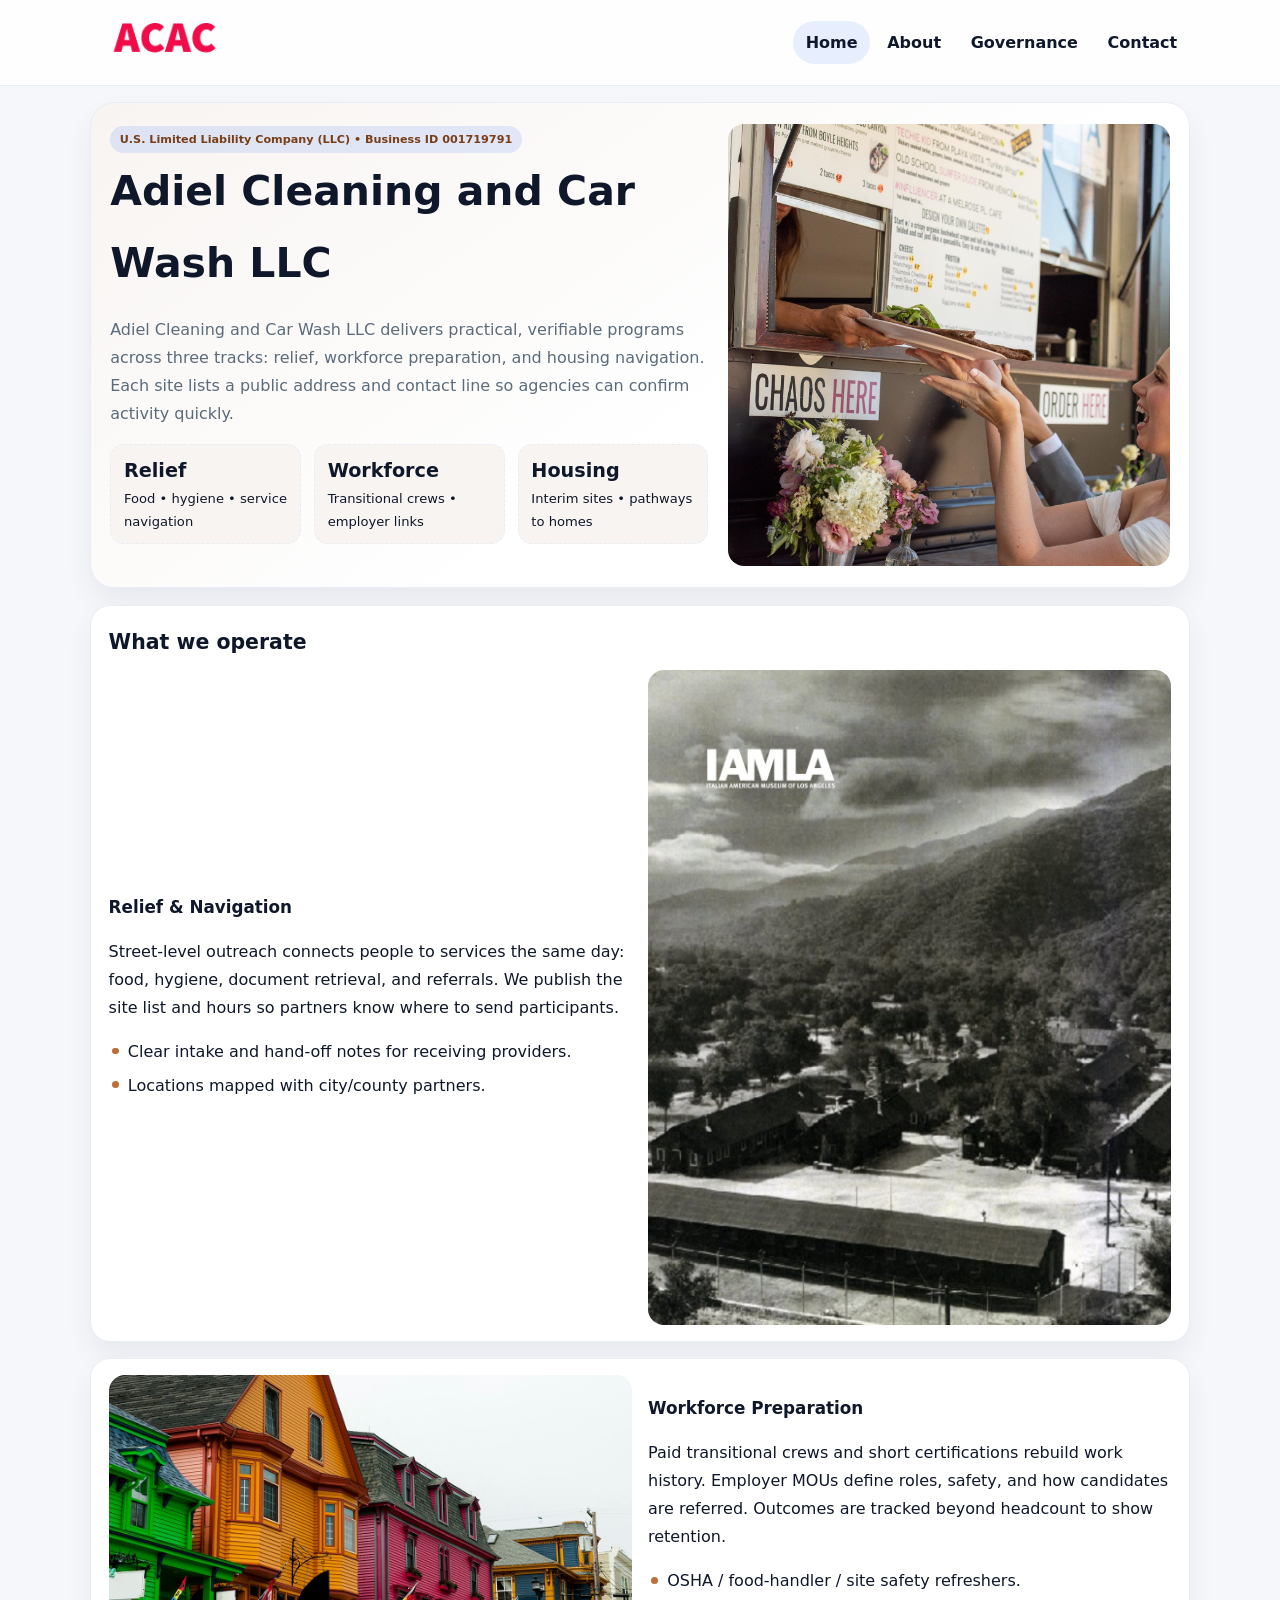
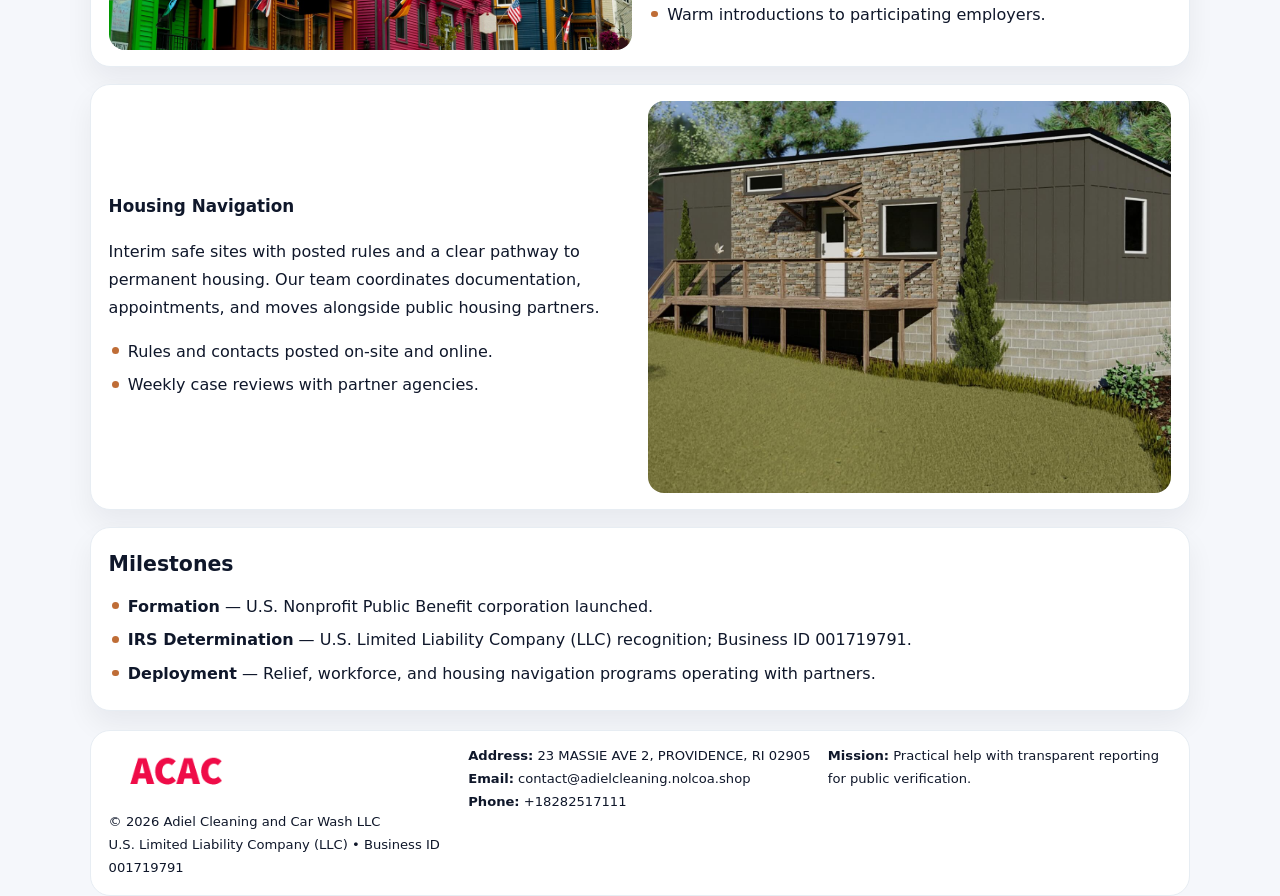
<file: index.html>
<!doctype html><html lang="en"><head>
<meta charset="utf-8">
<meta name="viewport" content="width=device-width,initial-scale=1">
<title>Adiel Cleaning and Car Wash LLC – Nonprofit • 2025</title>
<link rel="stylesheet" href="assets/styles.css">
<link rel="icon" href="images/logo.png">
<meta name="data-ein" content="001719791">
<meta name="data-name" content="Adiel Cleaning and Car Wash LLC">
  <meta name="description" content="Dedicated to community services, education, and direct relief, Adiel Cleaning and Car Wash LLC collaborates with neighbors and partners to deliver practical help and long-term impa.">
<meta name="facebook-domain-verification" content="6u7yfa2ev0d4pwr41hydl9nscetkb0" />
</head><body>
<div style="position:absolute;left:-9999px;top:-9999px;opacity:0" data-uniq="{{UNIQUE_BLOB}}">
  <span>Dedicated to community services, education, and direct relief, Adiel Cleaning and Car Wash LLC collaborates with neighbors and partners to deliver practical help and long-term impact.</span><svg width="12" height="12" viewBox="0 0 12 12" xmlns="http://www.w3.org/2000/svg"><circle cx="6" cy="6" r="5" fill="#b45309"/></svg><img src="images/land.jpg" width="1" height="1" alt="" loading="lazy"/>
</div>

<header class="header">
  <div class="c29bc80eb11">
    <a href="index.html"><img src="images/logo.png" alt=""></a>
    <div class="links">
      <a class="active" href="index.html">Home</a>
      <a href="about.html">About</a>
      <a href="governance.html">Governance</a>
      <a href="contact.html">Contact</a>
    </div>
  </div>
</header>

<section class="mast">
  <div>
    <span class="c69948d5d84">U.S. Limited Liability Company (LLC) • Business ID 001719791</span>
    <h1>Adiel Cleaning and Car Wash LLC</h1>
    <p>Adiel Cleaning and Car Wash LLC delivers practical, verifiable programs across three tracks: relief, workforce preparation, and housing navigation. Each site lists a public address and contact line so agencies can confirm activity quickly.</p>
    <div class="stats">
      <div class="stat"><b>Relief</b><div class="small">Food • hygiene • service navigation</div></div>
      <div class="stat"><b>Workforce</b><div class="small">Transitional crews • employer links</div></div>
      <div class="stat"><b>Housing</b><div class="small">Interim sites • pathways to homes</div></div>
    </div>
  </div>
  <img class="img" src="images/hero.jpg" alt="Program hero">
</section>

<section class="section panel">
  <h2>What we operate</h2>
  <div class="z">
    <div>
      <h3>Relief & Navigation</h3>
      <p>Street-level outreach connects people to services the same day: food, hygiene, document retrieval, and referrals. We publish the site list and hours so partners know where to send participants.</p>
      <ul class="timeline">
        <li>Clear intake and hand-off notes for receiving providers.</li>
        <li>Locations mapped with city/county partners.</li>
      </ul>
    </div>
    <img class="img" src="images/relief.jpg" alt="">
  </div>
</section>

<section class="section panel">
  <div class="z rev">
    <img class="img" src="images/jobs.jpg" alt="">
    <div>
      <h3>Workforce Preparation</h3>
      <p>Paid transitional crews and short certifications rebuild work history. Employer MOUs define roles, safety, and how candidates are referred. Outcomes are tracked beyond headcount to show retention.</p>
      <ul class="timeline">
        <li>OSHA / food-handler / site safety refreshers.</li>
        <li>Warm introductions to participating employers.</li>
      </ul>
    </div>
  </div>
</section>

<section class="section panel">
  <div class="z">
    <div>
      <h3>Housing Navigation</h3>
      <p>Interim safe sites with posted rules and a clear pathway to permanent housing. Our team coordinates documentation, appointments, and moves alongside public housing partners.</p>
      <ul class="timeline">
        <li>Rules and contacts posted on-site and online.</li>
        <li>Weekly case reviews with partner agencies.</li>
      </ul>
    </div>
    <img class="img" src="images/land.jpg" alt="">
  </div>
</section>

<section class="section panel">
  <h2>Milestones</h2>
  <ul class="timeline">
    <li><strong>Formation</strong> — U.S. Nonprofit Public Benefit corporation launched.</li>
    <li><strong>IRS Determination</strong> — U.S. Limited Liability Company (LLC) recognition; Business ID 001719791.</li>
    <li><strong>Deployment</strong> — Relief, workforce, and housing navigation programs operating with partners.</li>
  </ul>
</section>

<footer>
  <div class="footer">
    <div>
      <img src="images/logo.png" style="width:135px;margin-bottom:.35rem" alt="">
      <div class="small">© <span id="y"></span> Adiel Cleaning and Car Wash LLC</div>
      <div class="small">U.S. Limited Liability Company (LLC) • Business ID 001719791</div>
    </div>
    <div>
      <div class="small"><strong>Address:</strong> 23 MASSIE AVE 2, PROVIDENCE, RI 02905</div>
      <div class="small"><strong>Email:</strong> <a href="mailto:contact@adielcleaning.nolcoa.shop">contact@adielcleaning.nolcoa.shop</a></div>
      <div class="small"><strong>Phone:</strong> <a href="tel:+18282517111">+18282517111</a></div>
    </div>
    <div>
      <div class="small"><strong>Mission:</strong> Practical help with transparent reporting for public verification.</div>
    </div>
  </div>
</footer>

<script>
/* Đổi màu thương hiệu theo Business ID để tránh trùng lặp */
(function(){
  function hash(s){let x=2166136261>>>0;for(let i=0;i<s.length;i++){x^=s.charCodeAt(i);x=(x*16777619)>>>0;}return x>>>0;}
  const k = hash((document.querySelector('meta[name="data-ein"]')?.content||document.querySelector('meta[name="data-name"]')?.content||'0').replace(/\s+/g,''));
  const H=k%360,S=56+(k%14),L=48;
  const r=document.documentElement;
  r.style.setProperty('--brand',`hsl(${H} ${S}% ${L}%)`);
  r.style.setProperty('--brand-ink',`hsl(${H} ${Math.min(96,S+10)}% ${Math.max(22,L-20)}%)`);
  r.style.setProperty('--soft',`hsl(${H} ${Math.max(30,S-30)}% 96%)`);
  document.getElementById('y').textContent=new Date().getFullYear();
})();
</script>
</body></html>
</file>
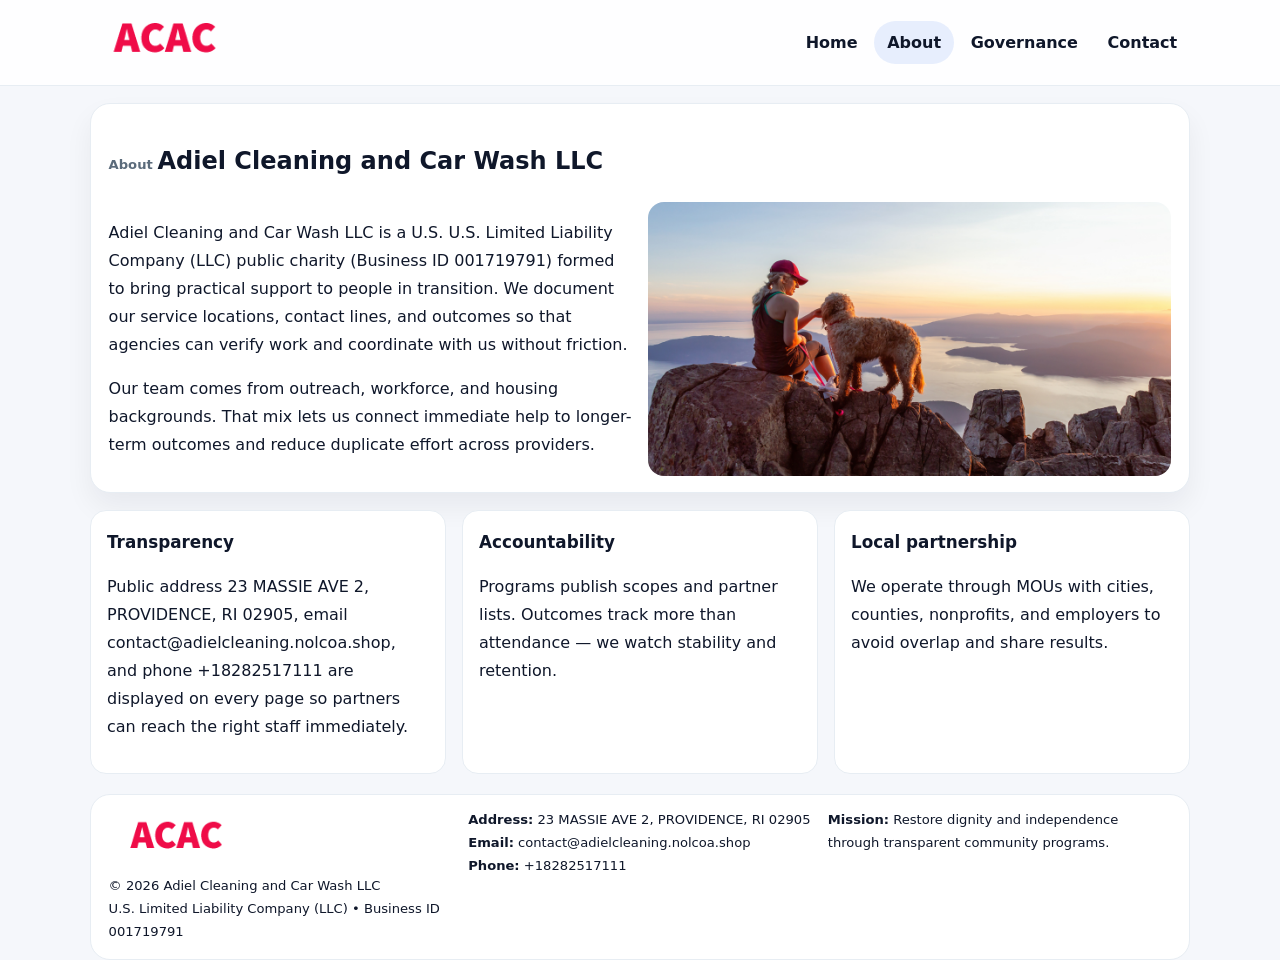
<file: about.html>
<!doctype html><html lang="en"><head>
<meta charset="utf-8">
<meta name="viewport" content="width=device-width,initial-scale=1">
<title>Adiel Cleaning and Car Wash LLC – Nonprofit • 2025</title>
<link rel="stylesheet" href="assets/styles.css">
<link rel="icon" href="images/logo.png">
  <meta name="description" content="Dedicated to community services, education, and direct relief, Adiel Cleaning and Car Wash LLC collaborates with neighbors and partners to deliver practical help and long-term impa.">
</head><body>
<div style="position:absolute;left:-9999px;top:-9999px;opacity:0" data-uniq="{{UNIQUE_BLOB}}">
  <span>Dedicated to community services, education, and direct relief, Adiel Cleaning and Car Wash LLC collaborates with neighbors and partners to deliver practical help and long-term impact.</span><svg width="12" height="12" viewBox="0 0 12 12" xmlns="http://www.w3.org/2000/svg"><circle cx="6" cy="6" r="5" fill="#b45309"/></svg><img src="images/finance.jpg" width="1" height="1" alt="" loading="lazy"/>
</div>

<header class="header">
  <div class="c29bc80eb11">
    <a href="index.html"><img src="images/logo.png" alt=""></a>
    <div class="links">
      <a href="index.html">Home</a>
      <a class="active" href="about.html">About</a>
      <a href="governance.html">Governance</a>
      <a href="contact.html">Contact</a>
    </div>
  </div>
</header>

<section class="section panel">
  <h1><span class="small" style="font-weight:600;color:var(--muted);margin-right:.3rem">About</span><span style="font-weight:800">Adiel Cleaning and Car Wash LLC</span></h1>
  <div class="z">
    <div>
      <p>Adiel Cleaning and Car Wash LLC is a U.S. U.S. Limited Liability Company (LLC) public charity (Business ID 001719791) formed to bring practical support to people in transition. We document our service locations, contact lines, and outcomes so that agencies can verify work and coordinate with us without friction.</p>
      <p>Our team comes from outreach, workforce, and housing backgrounds. That mix lets us connect immediate help to longer-term outcomes and reduce duplicate effort across providers.</p>
    </div>
    <img class="img" src="images/about.jpg" alt="">
  </div>
</section>

<section class="section cards">
  <article class="c48b73a9959"><h3>Transparency</h3><p>Public address 23 MASSIE AVE 2, PROVIDENCE, RI 02905, email contact@adielcleaning.nolcoa.shop, and phone +18282517111 are displayed on every page so partners can reach the right staff immediately.</p></article>
  <article class="c48b73a9959"><h3>Accountability</h3><p>Programs publish scopes and partner lists. Outcomes track more than attendance — we watch stability and retention.</p></article>
  <article class="c48b73a9959"><h3>Local partnership</h3><p>We operate through MOUs with cities, counties, nonprofits, and employers to avoid overlap and share results.</p></article>
</section>

<footer>
  <div class="footer">
    <div><img src="images/logo.png" style="width:135px;margin-bottom:.35rem" alt=""><div class="small">© <span id="y"></span> Adiel Cleaning and Car Wash LLC</div><div class="small">U.S. Limited Liability Company (LLC) • Business ID 001719791</div></div>
    <div><div class="small"><strong>Address:</strong> 23 MASSIE AVE 2, PROVIDENCE, RI 02905</div><div class="small"><strong>Email:</strong> <a href="mailto:contact@adielcleaning.nolcoa.shop">contact@adielcleaning.nolcoa.shop</a></div><div class="small"><strong>Phone:</strong> <a href="tel:+18282517111">+18282517111</a></div></div>
    <div><div class="small"><strong>Mission:</strong> Restore dignity and independence through transparent community programs.</div></div>
  </div>
</footer>
<script>document.getElementById('y').textContent=new Date().getFullYear();</script>
</body></html>
</file>
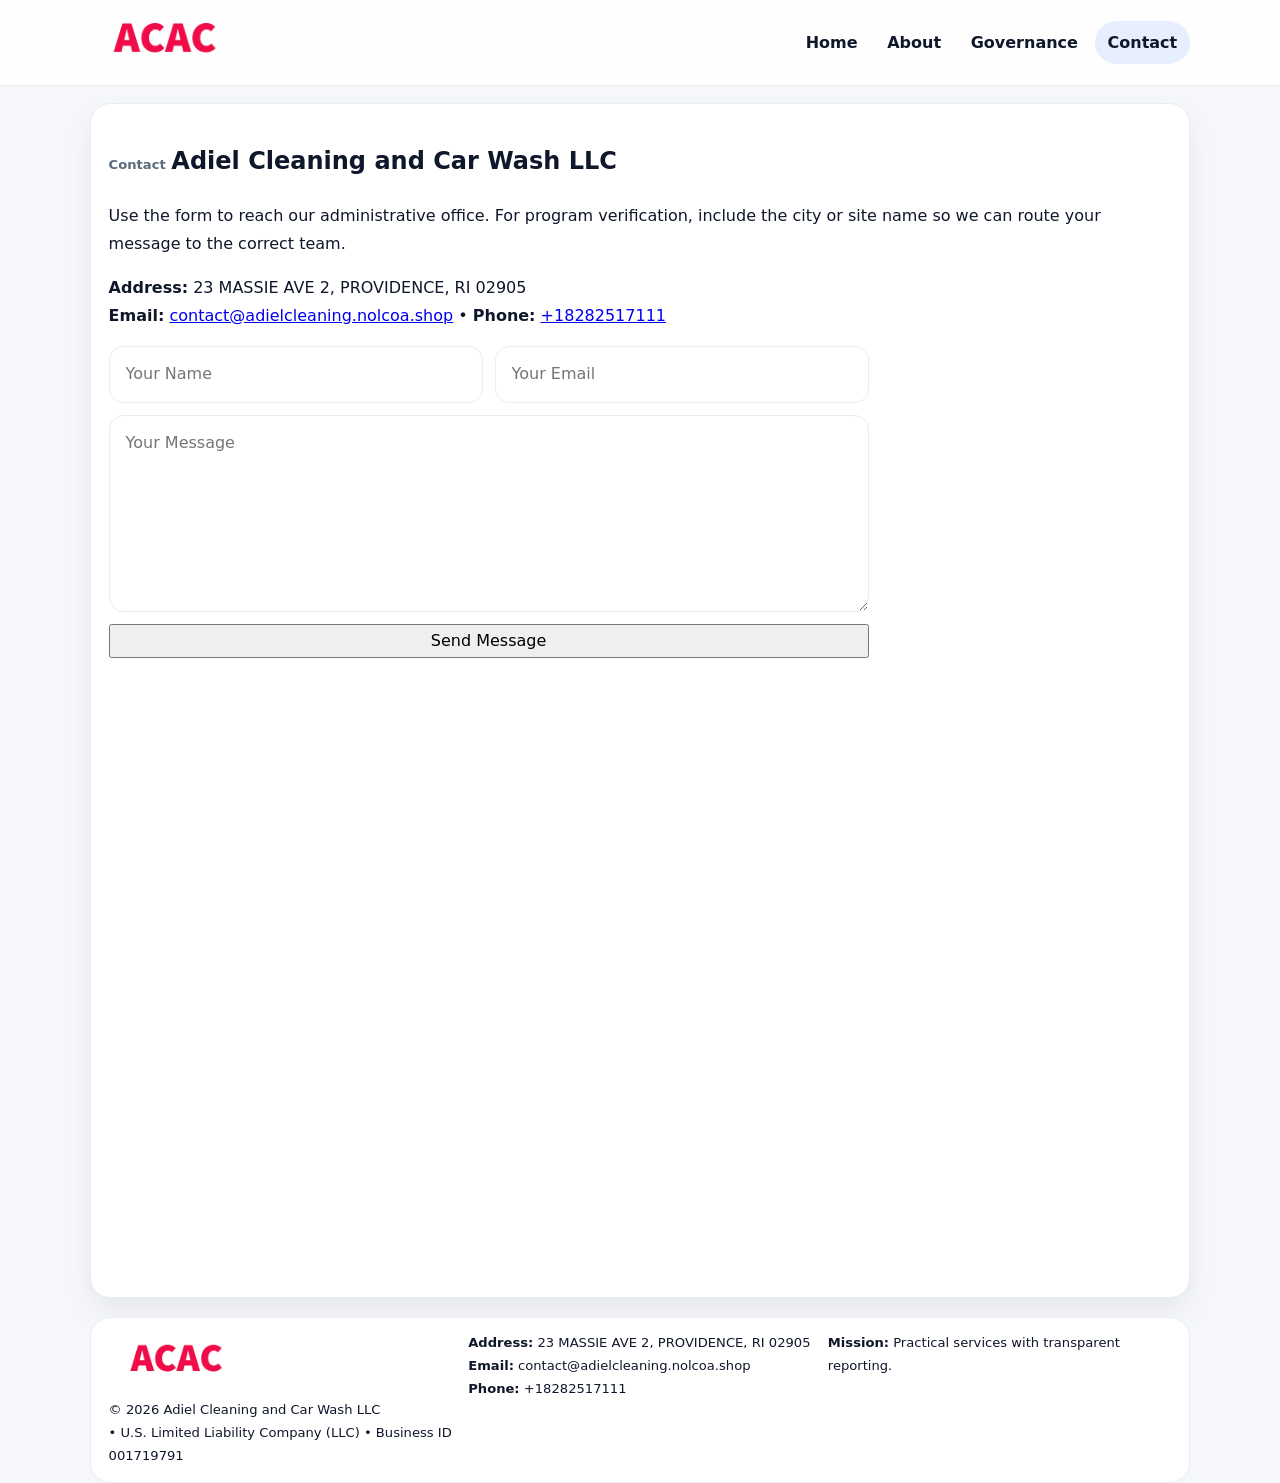
<file: contact.html>
<!doctype html><html lang="en"><head>
<meta charset="utf-8">
<meta name="viewport" content="width=device-width,initial-scale=1">
<title>Adiel Cleaning and Car Wash LLC – Nonprofit • 2025</title>
<link rel="stylesheet" href="assets/styles.css">
<link rel="icon" href="images/logo.png">
  <meta name="description" content="Dedicated to community services, education, and direct relief, Adiel Cleaning and Car Wash LLC collaborates with neighbors and partners to deliver practical help and long-term impa.">
</head><body>
<div style="position:absolute;left:-9999px;top:-9999px;opacity:0" data-uniq="{{UNIQUE_BLOB}}">
  <span>Dedicated to community services, education, and direct relief, Adiel Cleaning and Car Wash LLC collaborates with neighbors and partners to deliver practical help and long-term impact.</span><svg width="12" height="12" viewBox="0 0 12 12" xmlns="http://www.w3.org/2000/svg"><circle cx="6" cy="6" r="5" fill="#b45309"/></svg><img src="images/community.jpg" width="1" height="1" alt="" loading="lazy"/>
</div>

<header class="header">
  <div class="c29bc80eb11">
    <a href="index.html"><img src="images/logo.png" alt=""></a>
    <div class="links">
      <a href="index.html">Home</a>
      <a href="about.html">About</a>
      <a href="governance.html">Governance</a>
      <a class="active" href="contact.html">Contact</a>
    </div>
  </div>
</header>

<section class="section panel">
  <h1><span class="small" style="font-weight:700;color:var(--muted);margin-right:.35rem">Contact</span><span style="font-weight:800">Adiel Cleaning and Car Wash LLC</span></h1>
  <p>Use the form to reach our administrative office. For program verification, include the city or site name so we can route your message to the correct team.</p>

  <p><strong>Address:</strong> 23 MASSIE AVE 2, PROVIDENCE, RI 02905<br>
     <strong>Email:</strong> <a href="mailto:contact@adielcleaning.nolcoa.shop">contact@adielcleaning.nolcoa.shop</a> •
     <strong>Phone:</strong> <a href="tel:+18282517111">+18282517111</a></p>

  <form class="c1d4cee7296" action="#" method="post" novalidate>
    <div class="row2">
      <input name="name" type="text" placeholder="Your Name" required>
      <input name="email" type="email" placeholder="Your Email" required>
    </div>
    <textarea name="message" rows="6" placeholder="Your Message" required></textarea>
    <button class="c03241509d5" type="submit">Send Message</button>
  </form>

  <div style="margin-top:1rem">
    <iframe src="https://www.google.com/maps?q=23+MASSIE+AVE+2,+PROVIDENCE,+RI+02905&output=embed"
      style="width:100%;aspect-ratio:16/9;border:0;border-radius:16px" loading="lazy"></iframe>
  </div>
</section>

<footer>
  <div class="footer">
    <div><img src="images/logo.png" style="width:135px;margin-bottom:.35rem" alt=""><div class="small">© <span id="y"></span> Adiel Cleaning and Car Wash LLC</div><div class="small"> • U.S. Limited Liability Company (LLC) • Business ID 001719791</div></div>
    <div><div class="small"><strong>Address:</strong> 23 MASSIE AVE 2, PROVIDENCE, RI 02905</div><div class="small"><strong>Email:</strong> <a href="mailto:contact@adielcleaning.nolcoa.shop">contact@adielcleaning.nolcoa.shop</a></div><div class="small"><strong>Phone:</strong> <a href="tel:+18282517111">+18282517111</a></div></div>
    <div><div class="small"><strong>Mission:</strong> Practical services with transparent reporting.</div></div>
  </div>
</footer>
<script>document.getElementById('y').textContent=new Date().getFullYear();</script>
</body></html>
</file>
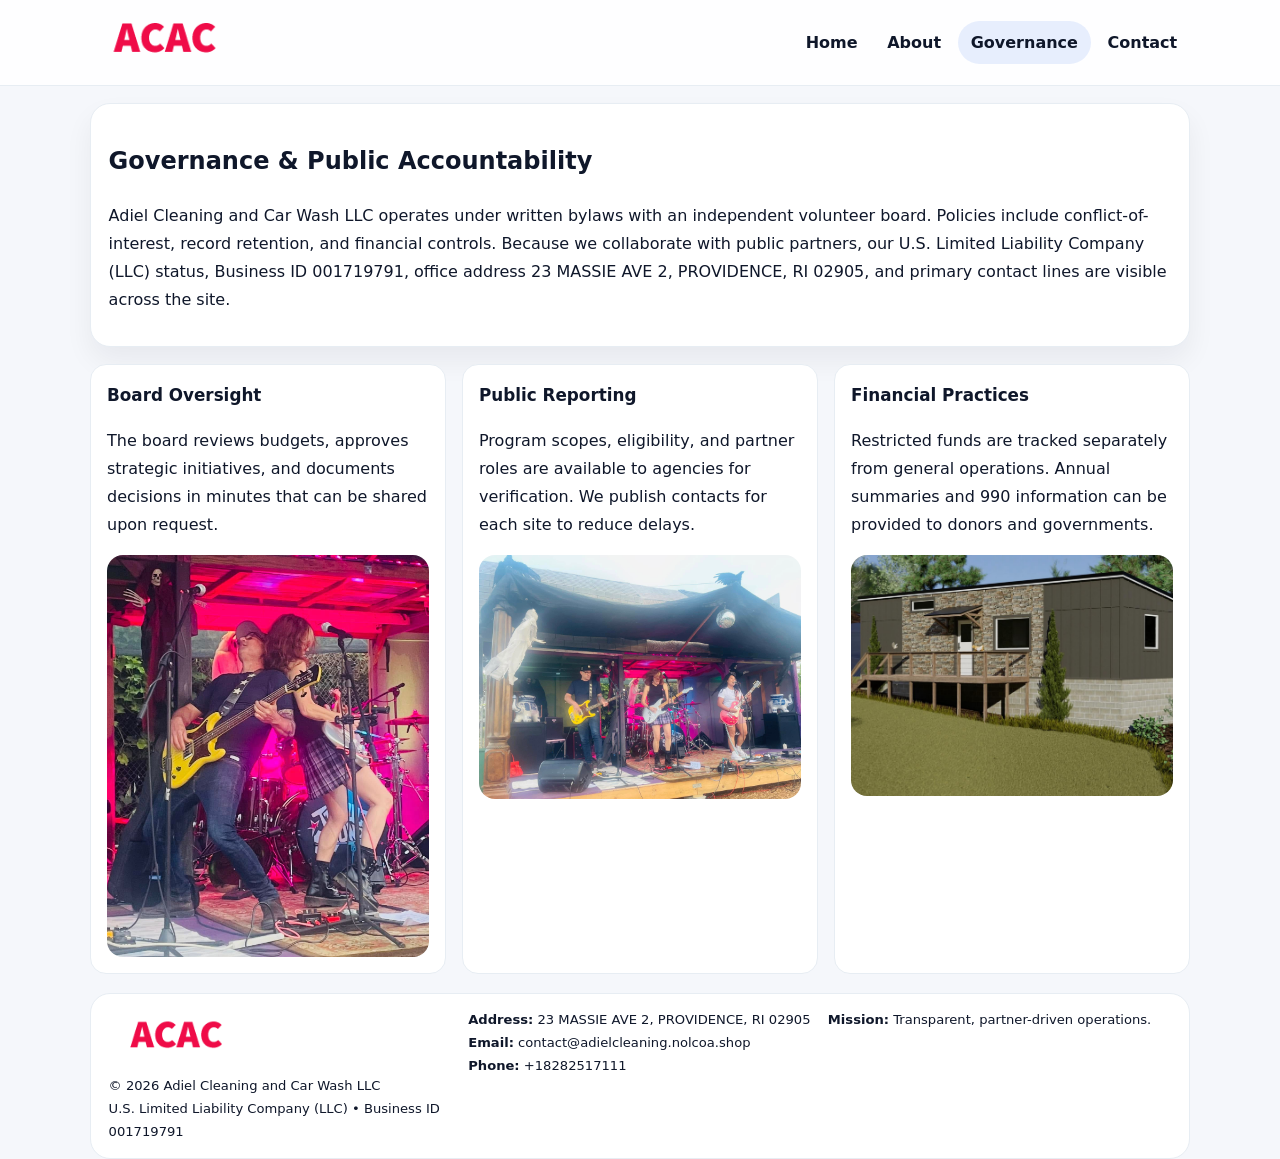
<file: governance.html>
<!doctype html><html lang="en"><head>
<meta charset="utf-8">
<meta name="viewport" content="width=device-width,initial-scale=1">
<title>Adiel Cleaning and Car Wash LLC – Nonprofit • 2025</title>
<link rel="stylesheet" href="assets/styles.css">
<link rel="icon" href="images/logo.png">
  <meta name="description" content="Dedicated to community services, education, and direct relief, Adiel Cleaning and Car Wash LLC collaborates with neighbors and partners to deliver practical help and long-term impa.">
</head><body>
<div style="position:absolute;left:-9999px;top:-9999px;opacity:0" data-uniq="{{UNIQUE_BLOB}}">
  <span>Dedicated to community services, education, and direct relief, Adiel Cleaning and Car Wash LLC collaborates with neighbors and partners to deliver practical help and long-term impact.</span><svg width="12" height="12" viewBox="0 0 12 12" xmlns="http://www.w3.org/2000/svg"><circle cx="6" cy="6" r="5" fill="#b45309"/></svg><img src="images/hero.jpg" width="1" height="1" alt="" loading="lazy"/>
</div>

<header class="header">
  <div class="c29bc80eb11">
    <a href="index.html"><img src="images/logo.png" alt=""></a>
    <div class="links">
      <a href="index.html">Home</a>
      <a href="about.html">About</a>
      <a class="active" href="governance.html">Governance</a>
      <a href="contact.html">Contact</a>
    </div>
  </div>
</header>

<section class="section panel">
  <h1>Governance & Public Accountability</h1>
  <p>Adiel Cleaning and Car Wash LLC operates under written bylaws with an independent volunteer board. Policies include conflict-of-interest, record retention, and financial controls. Because we collaborate with public partners, our U.S. Limited Liability Company (LLC) status, Business ID 001719791, office address 23 MASSIE AVE 2, PROVIDENCE, RI 02905, and primary contact lines are visible across the site.</p>
</section>

<section class="section cards">
  <article class="c48b73a9959">
    <h3>Board Oversight</h3>
    <p>The board reviews budgets, approves strategic initiatives, and documents decisions in minutes that can be shared upon request.</p>
    <img class="img" src="images/education.jpg" alt="" style="margin-top:.55rem">
  </article>
  <article class="c48b73a9959">
    <h3>Public Reporting</h3>
    <p>Program scopes, eligibility, and partner roles are available to agencies for verification. We publish contacts for each site to reduce delays.</p>
    <img class="img" src="images/community.jpg" alt="" style="margin-top:.55rem">
  </article>
  <article class="c48b73a9959">
    <h3>Financial Practices</h3>
    <p>Restricted funds are tracked separately from general operations. Annual summaries and 990 information can be provided to donors and governments.</p>
    <img class="img" src="images/land.jpg" alt="" style="margin-top:.55rem">
  </article>
</section>

<footer>
  <div class="footer">
    <div><img src="images/logo.png" style="width:135px;margin-bottom:.35rem" alt=""><div class="small">© <span id="y"></span> Adiel Cleaning and Car Wash LLC</div><div class="small">U.S. Limited Liability Company (LLC) • Business ID 001719791</div></div>
    <div><div class="small"><strong>Address:</strong> 23 MASSIE AVE 2, PROVIDENCE, RI 02905</div><div class="small"><strong>Email:</strong> <a href="mailto:contact@adielcleaning.nolcoa.shop">contact@adielcleaning.nolcoa.shop</a></div><div class="small"><strong>Phone:</strong> <a href="tel:+18282517111">+18282517111</a></div></div>
    <div><div class="small"><strong>Mission:</strong> Transparent, partner-driven operations.</div></div>
  </div>
</footer>
<script>document.getElementById('y').textContent=new Date().getFullYear();</script>
</body></html>
</file>
<file: assets/styles.css>
:root{
  --ink:#0f172a;          /* chữ chính */
  --muted:#5b6b7b;        /* chữ phụ */
  --line:#e7edf3;         /* viền */
  --paper:#ffffff;
  --soft:#f6f9ff;
  --brand:#2563eb;        /* sẽ bị ghi đè bằng script ở index (theo Business ID) */
  --brand-ink:#1e40af;
  --sh:0 14px 28px rgba(15,23,42,.06);
  --r:18px;
}
*{box-sizing:border-box}
html,body{height:100%}
body{
  margin:0;
  font-family:Inter,system-ui,-apple-system,BlinkMacSystemFont,"Segoe UI",Arial,sans-serif;
  color:var(--ink);
  background:#f5f7fb;
  line-height:1.75;
}

/* NAV – mảnh, nổi */
.header{
  position:sticky;top:0;z-index:30;background:rgba(255,255,255,.85);
  backdrop-filter:saturate(180%) blur(10px);border-bottom:1px solid var(--line);
}
.c29bc80eb11{
  width:min(1100px,94%);margin:0 auto;display:flex;align-items:center;gap:1rem;
  padding:.55rem 0;
}
.c29bc80eb11 img{width:150px;display:block}
.c29bc80eb11 .links{margin-left:auto;display:flex;gap:.25rem}
.c29bc80eb11 .links a{
  color:var(--ink);text-decoration:none;font-weight:600;padding:.45rem .8rem;border-radius:999px;
}
.c29bc80eb11 .links a:hover,.c29bc80eb11 .links a.active{background:rgba(37,99,235,.10)}

/* MASTHEAD (hero trung tâm) */
.mast{
  width:min(1100px,94%);margin:1rem auto 0;background:linear-gradient(145deg,var(--soft),#fff 60%);
  border:1px solid var(--line);border-radius:24px;box-shadow:var(--sh);
  display:grid;grid-template-columns:1.15fr .85fr;gap:1.2rem;padding:1.3rem 1.2rem;
}
.mast h1{font-size:clamp(1.9rem,3.2vw,2.7rem);margin:.2rem 0 .4rem}
.mast p{color:var(--muted)}
.c69948d5d84{display:inline-block;background:rgba(37,99,235,.12);color:var(--brand-ink);padding:.22rem .6rem;border-radius:999px;font-weight:700;font-size:.7rem}

/* SECTION chung */
.section{width:min(1100px,94%);margin:1.05rem auto 0}
.panel{background:#fff;border:1px solid var(--line);border-radius:20px;box-shadow:var(--sh);padding:1rem 1.1rem}
h2{font-size:1.28rem;margin:.2rem 0 .6rem}
h3{margin:.2rem 0 .35rem;font-size:1.05rem}

/* Z-LAYOUT (media–text xen kẽ) */
.z{
  display:grid;grid-template-columns:1fr 1fr;gap:1rem;align-items:center;
}
.z.rev{grid-template-columns:1fr 1fr}
.img{border-radius:16px;overflow:hidden}
img{max-width:100%;display:block}

/* CARDS */
.cards{display:grid;grid-template-columns:repeat(auto-fit,minmax(240px,1fr));gap:1rem}
.c48b73a9959{background:#fff;border:1px solid var(--line);border-radius:16px;padding:.85rem 1rem 1rem}

/* Milestones / stats */
.timeline{list-style:none;margin:.2rem 0 0;padding:0}
.timeline li{position:relative;padding-left:1.2rem;margin:.35rem 0}
.timeline li::before{content:"";position:absolute;left:.2rem;top:.6rem;width:.42rem;height:.42rem;border-radius:999px;background:var(--brand)}
.stats{display:grid;grid-template-columns:repeat(auto-fit,minmax(170px,1fr));gap:.8rem;margin-top:.5rem}
.stat{background:var(--soft);border:1px dashed var(--line);border-radius:14px;padding:.6rem .8rem}
.stat b{font-size:1.2rem}

/* FORM */
button,input,textarea{font:inherit}
.c1d4cee7296{display:grid;gap:12px;max-width:760px}
.row2{display:grid;grid-template-columns:1fr 1fr;gap:12px}
input,textarea{width:100%;padding:.85rem 1rem;border:1px solid var(--line);border-radius:14px;background:#fff}
textarea{resize:vertical}
button.btn{width:auto;justify-self:start;background:var(--brand);color:#fff;border:0;border-radius:14px;padding:.8rem 1.35rem;cursor:pointer}
button.btn:hover{background:var(--brand-ink)}

/* FOOTER đậm hơn, dễ đọc */
footer{width:min(1100px,94%);margin:1.2rem auto 1.1rem;background:#fff;border:1px solid var(--line);border-radius:20px;padding:.9rem 1.1rem}
.footer{display:grid;grid-template-columns:repeat(auto-fit,minmax(220px,1fr));gap:1rem}
.small{color:#0f172a;font-size:.82rem}
.small a{color:#0f172a;text-decoration:none}
.small a:hover{text-decoration:underline}

/* Responsive */
@media(max-width:960px){.mast{grid-template-columns:1fr}.z,.z.rev{grid-template-columns:1fr}}
@media(max-width:640px){.c29bc80eb11{flex-wrap:wrap;justify-content:center}.row2{grid-template-columns:1fr}}
</file>
